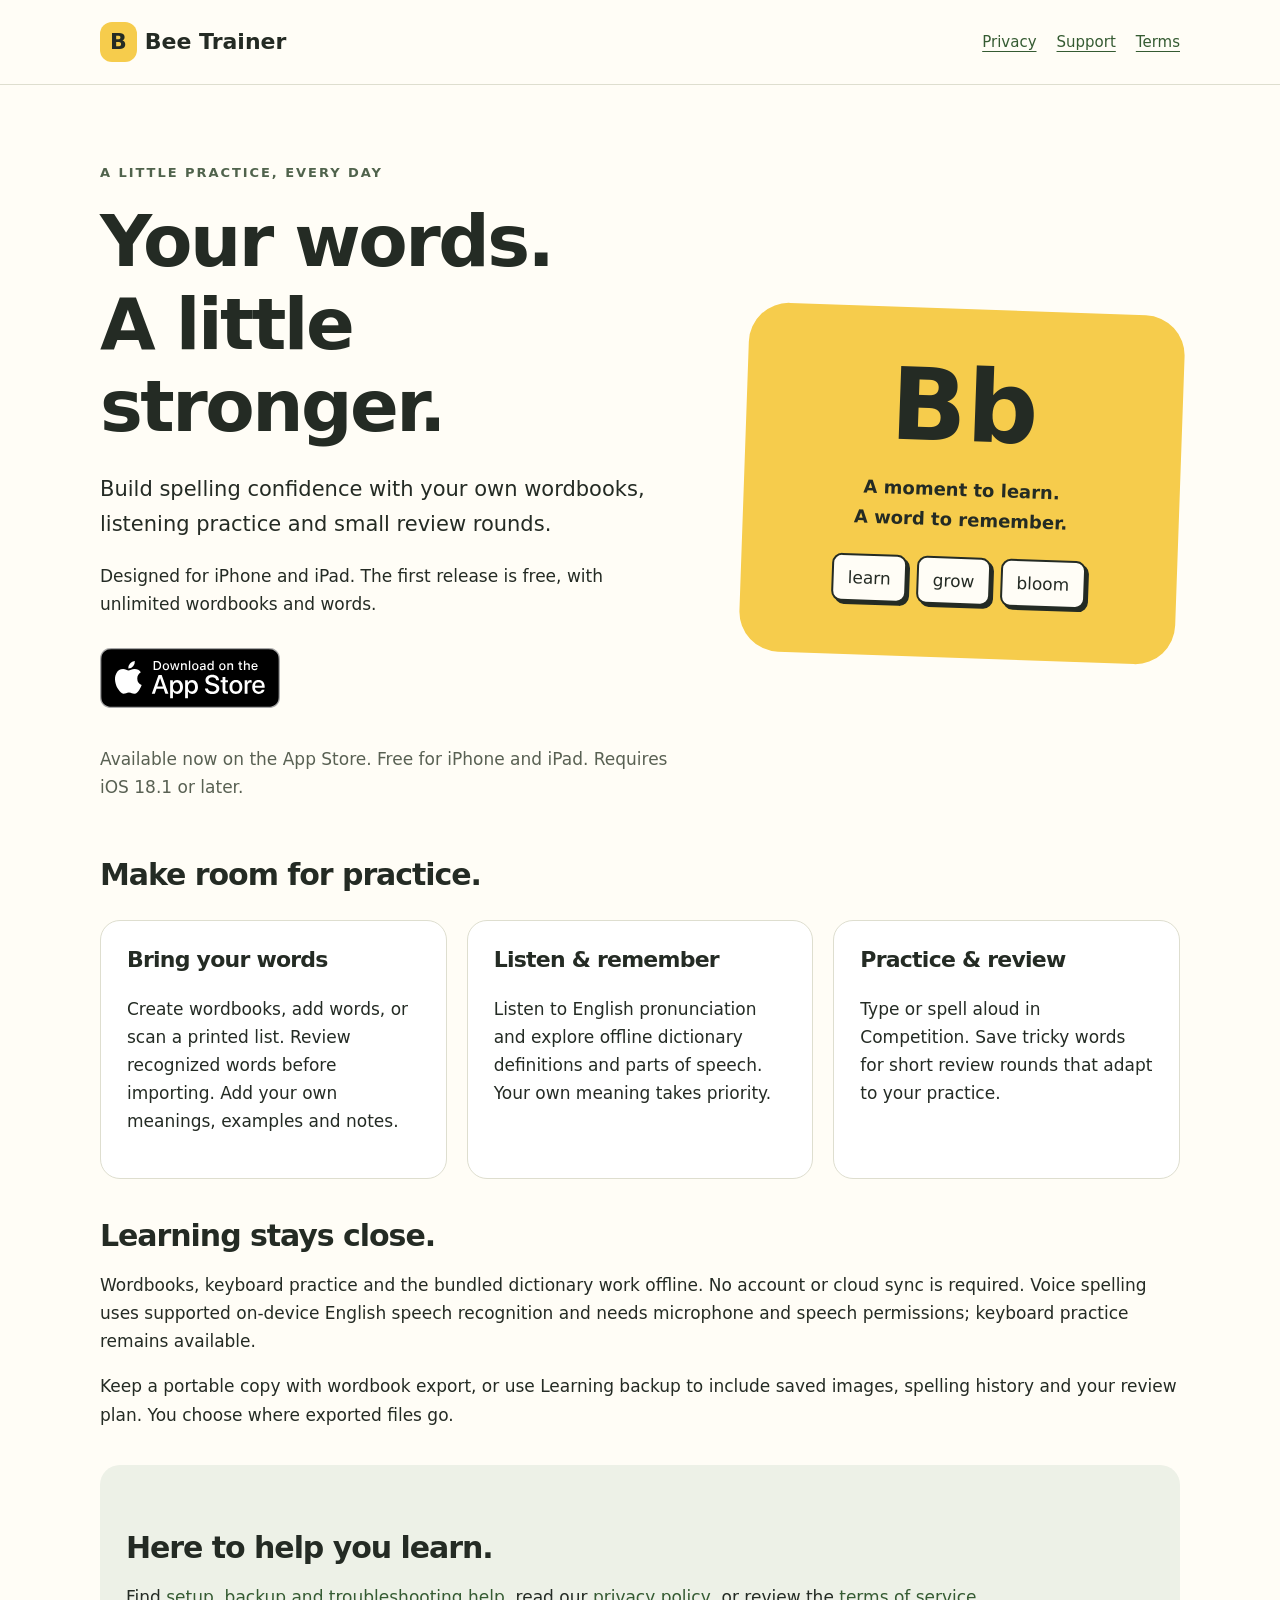
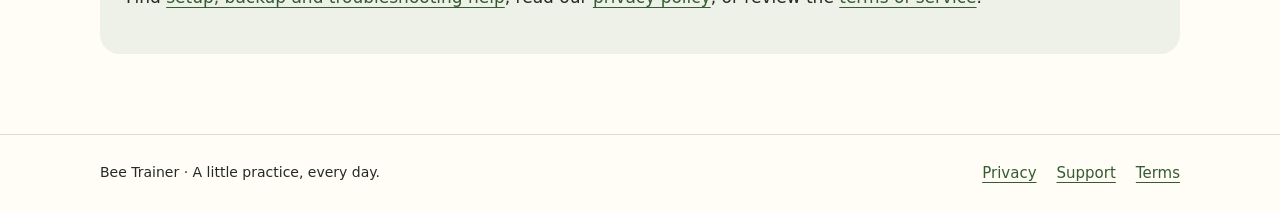
<file: index.html>
<!doctype html>
<html lang="en"><head><meta charset="utf-8"><meta name="viewport" content="width=device-width, initial-scale=1"><meta name="description" content="Meet Bee Trainer, an app for spelling practice and vocabulary memorization."><meta name="apple-itunes-app" content="app-id=6831486088"><meta name="theme-color" content="#f6cc4c"><title>Spelling practice, one word at a time | Bee Trainer</title><link rel="stylesheet" href="./assets/css/style.css"></head>
<body><a class="skip" href="#main">Skip to content</a><header><div class="wrap"><a class="brand" href="./"><span aria-hidden="true">B</span>Bee Trainer</a><nav aria-label="Main navigation"><a href="./privacy/">Privacy</a><a href="./support/">Support</a><a href="./terms/">Terms</a></nav></div></header><main id="main" class="wrap">
<section class="hero"><div><p class="eyebrow">A little practice, every day</p><h1>Your words.<br>A little stronger.</h1><p class="lead">Build spelling confidence with your own wordbooks, listening practice and small review rounds.</p><p>Designed for iPhone and iPad. The first release is free, with unlimited wordbooks and words.</p><p><a href="https://apps.apple.com/app/id6831486088" aria-label="Download Bee Trainer on the App Store" style="display:inline-block;padding:12px 0;line-height:0"><img src="./assets/images/app-store-badge.svg" alt="Download on the App Store" width="180" height="60" style="display:block;width:180px;height:auto"></a></p><p class="muted">Available now on the App Store. Free for iPhone and iPad. Requires iOS 18.1 or later.</p></div><div class="art" aria-hidden="true"><div class="letter">Bb</div><p>A moment to learn.<br>A word to remember.</p><span class="word">learn</span><span class="word">grow</span><span class="word">bloom</span></div></section>
<section aria-labelledby="practice"><h2 id="practice">Make room for practice.</h2><div class="grid"><article class="card"><h3>Bring your words</h3><p>Create wordbooks, add words, or scan a printed list. Review recognized words before importing. Add your own meanings, examples and notes.</p></article><article class="card"><h3>Listen &amp; remember</h3><p>Listen to English pronunciation and explore offline dictionary definitions and parts of speech. Your own meaning takes priority.</p></article><article class="card"><h3>Practice &amp; review</h3><p>Type or spell aloud in Competition. Save tricky words for short review rounds that adapt to your practice.</p></article></div></section>
<section aria-labelledby="local"><h2 id="local">Learning stays close.</h2><p>Wordbooks, keyboard practice and the bundled dictionary work offline. No account or cloud sync is required. Voice spelling uses supported on-device English speech recognition and needs microphone and speech permissions; keyboard practice remains available.</p><p>Keep a portable copy with wordbook export, or use Learning backup to include saved images, spelling history and your review plan. You choose where exported files go.</p></section>
<section class="contact"><h2>Here to help you learn.</h2><p>Find <a href="support/">setup, backup and troubleshooting help</a>, read our <a href="privacy/">privacy policy</a>, or review the <a href="terms/">terms of service</a>.</p></section>
</main><footer><div class="wrap"><span>Bee Trainer · A little practice, every day.</span><nav aria-label="Footer navigation"><a href="./privacy/">Privacy</a><a href="./support/">Support</a><a href="./terms/">Terms</a></nav></div></footer></body></html>
</file>
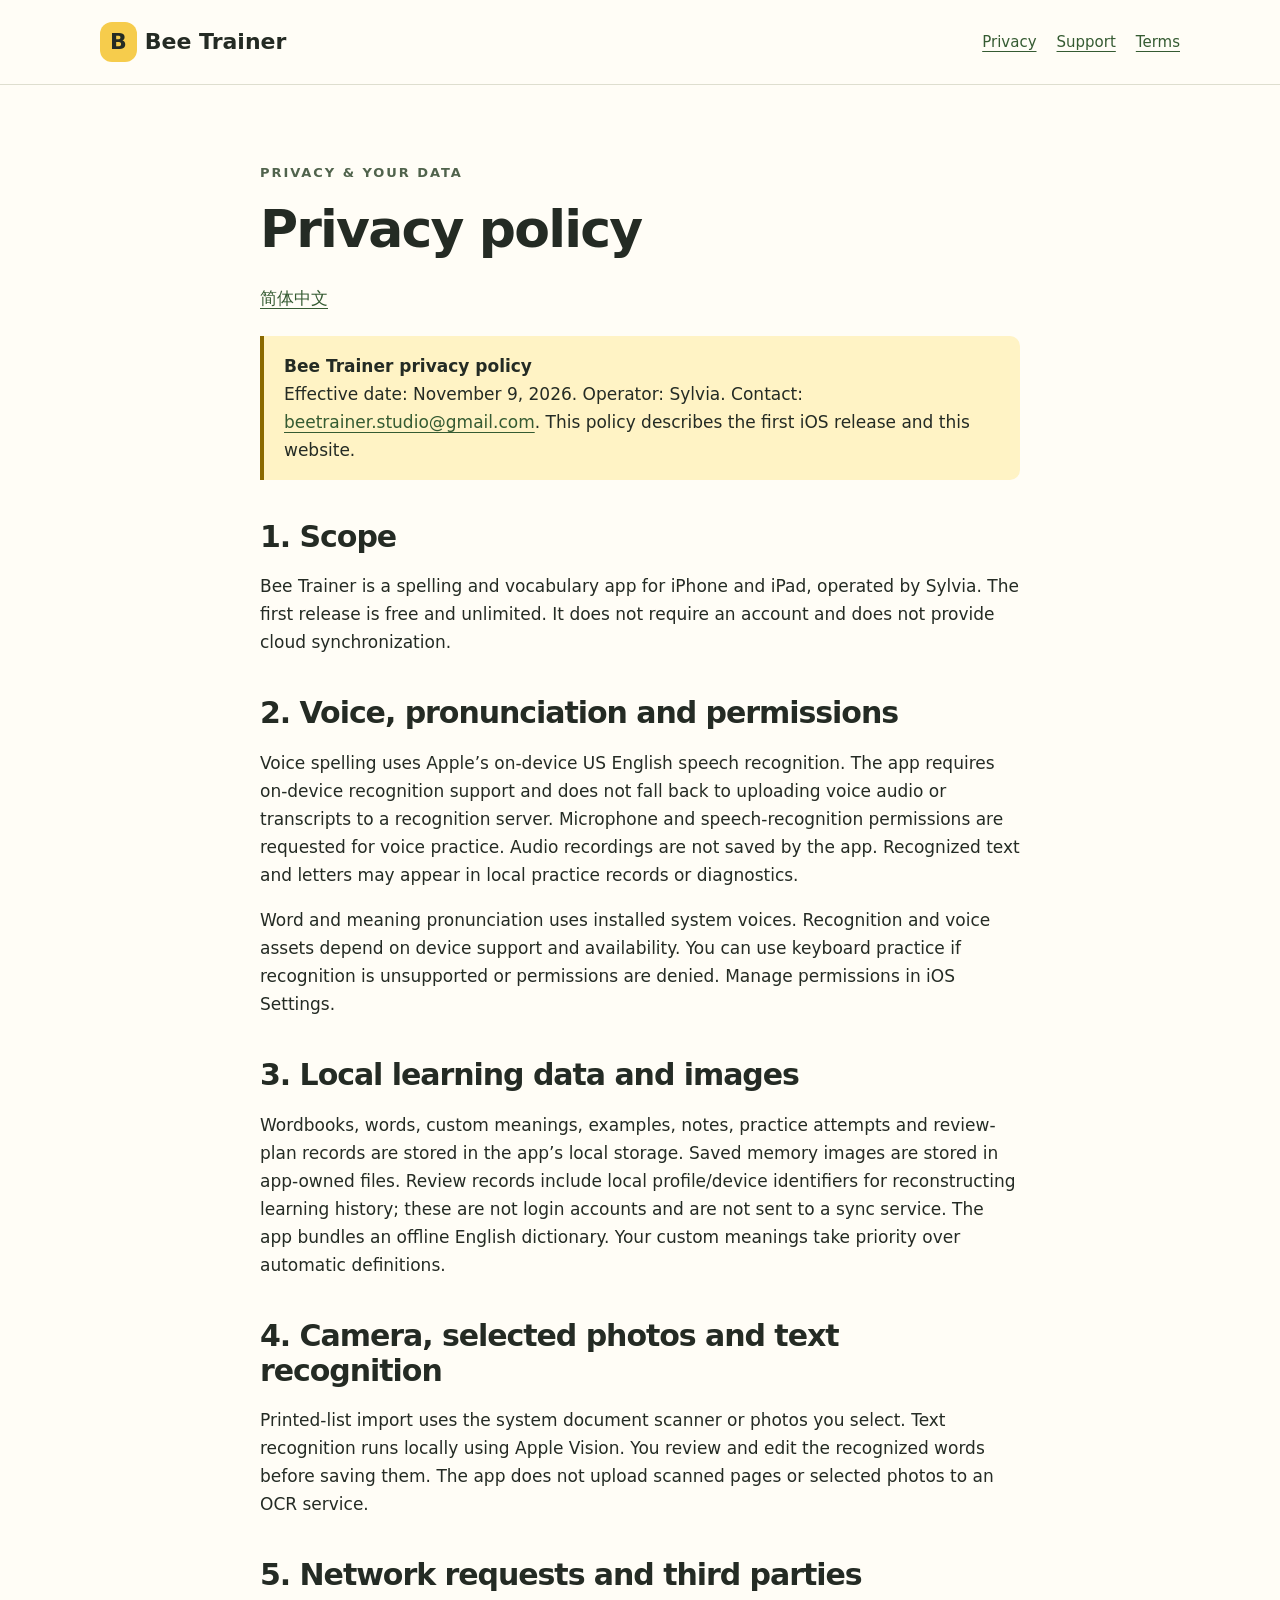
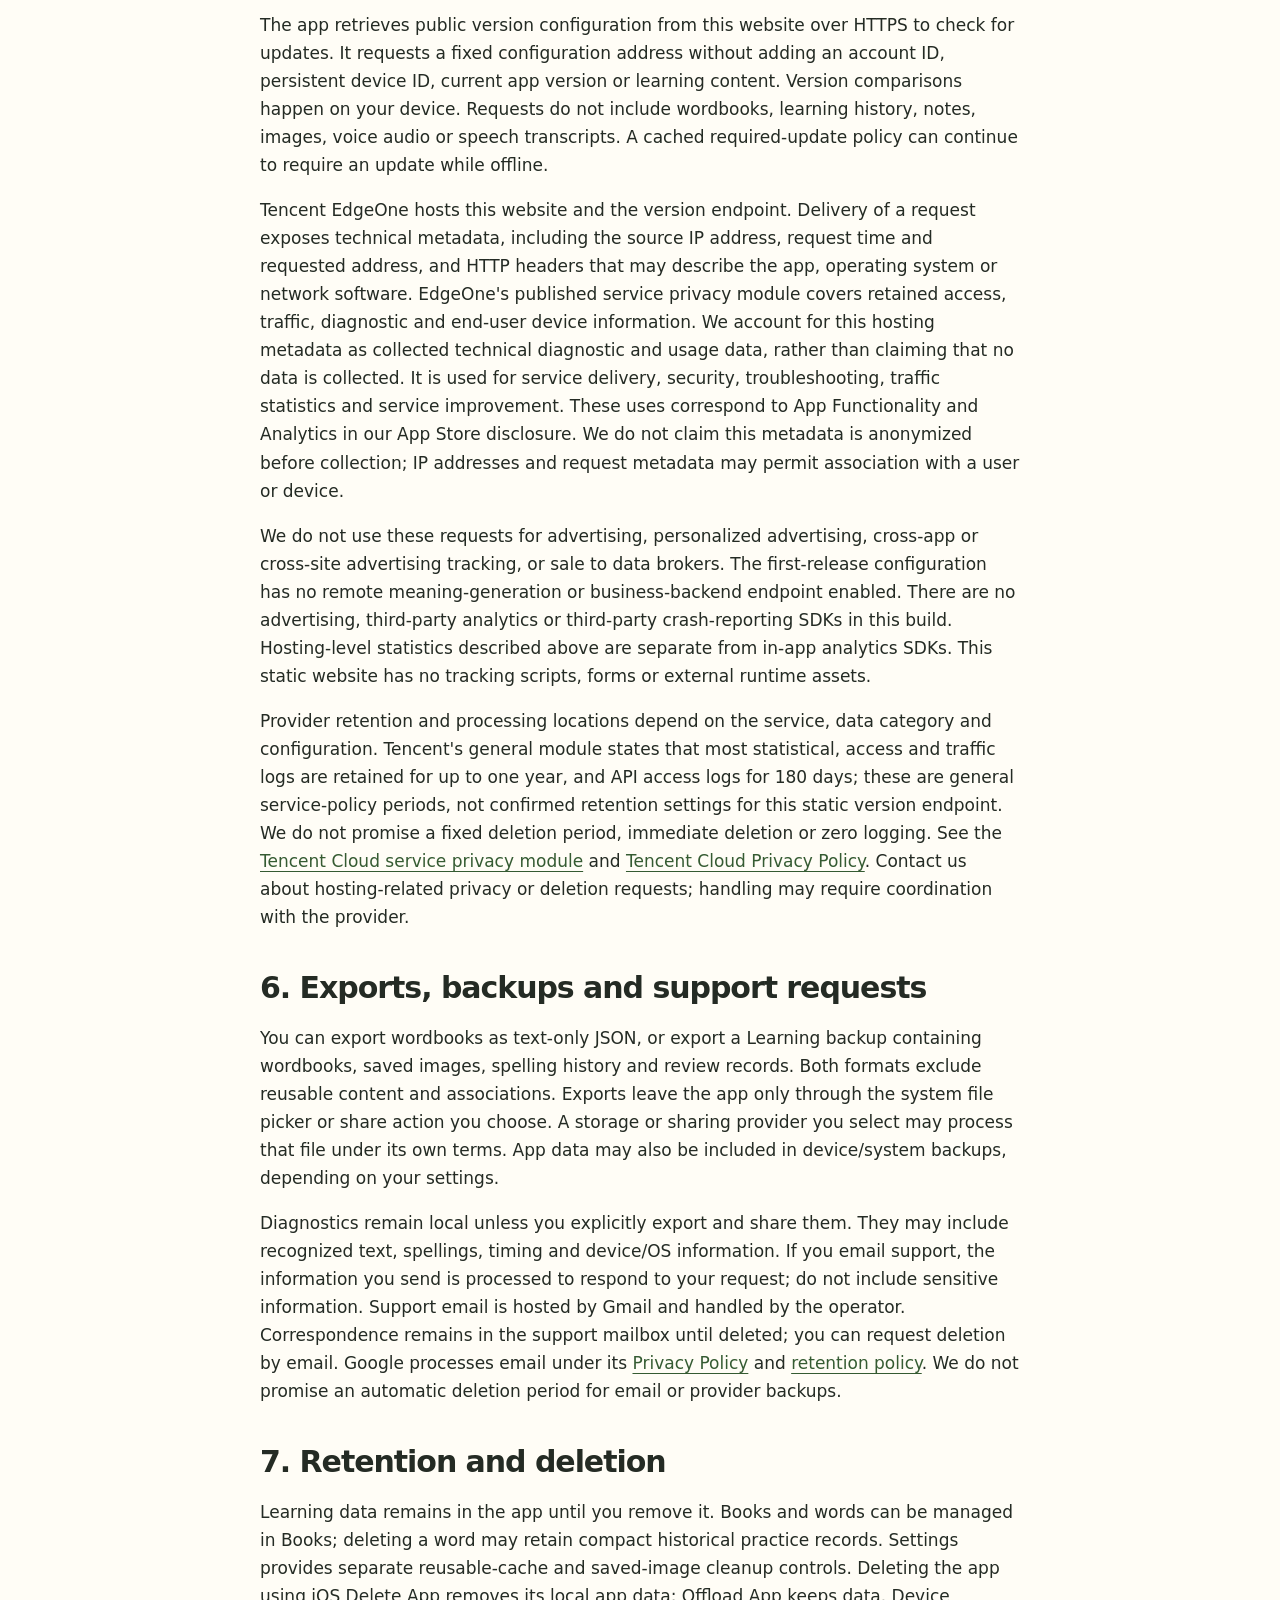
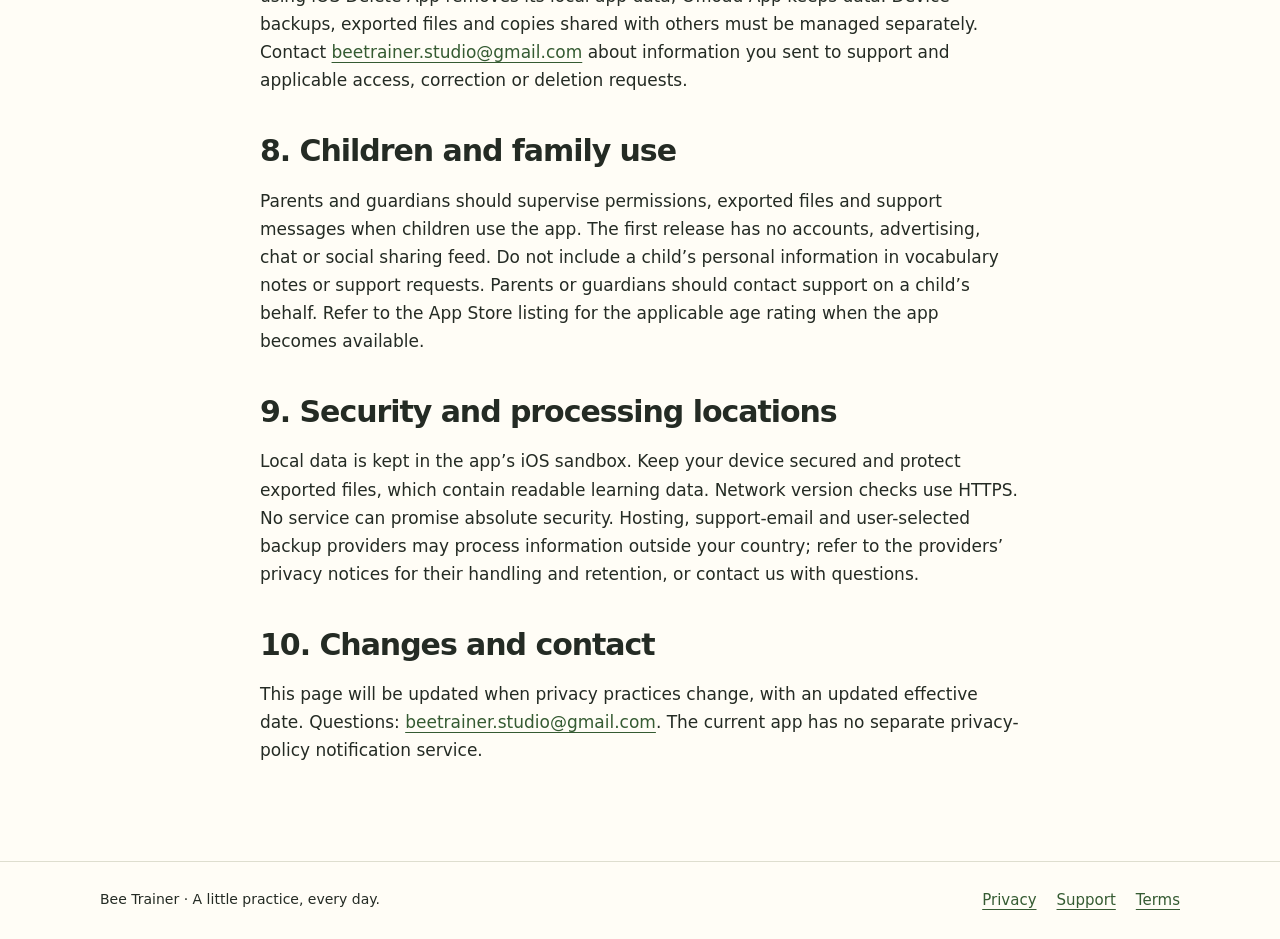
<file: privacy/index.html>
<!doctype html>
<html lang="en"><head><meta charset="utf-8"><meta name="viewport" content="width=device-width, initial-scale=1"><meta name="description" content="How Bee Trainer handles on-device speech, local learning data, selected photos, exports and version checks. Contact Sylvia for privacy questions."><meta name="theme-color" content="#f6cc4c"><title>Privacy policy | Bee Trainer</title><link rel="stylesheet" href="../assets/css/style.css"></head>
<body><a class="skip" href="#main">Skip to content</a><header><div class="wrap"><a class="brand" href="../"><span aria-hidden="true">B</span>Bee Trainer</a><nav aria-label="Main navigation"><a href="../privacy/">Privacy</a><a href="../support/">Support</a><a href="../terms/">Terms</a></nav></div></header><main id="main" class="wrap document">
<p class="eyebrow">Privacy &amp; your data</p><h1>Privacy policy</h1><p><a href="zh/" lang="zh-Hans">简体中文</a></p>
<div class="notice"><strong>Bee Trainer privacy policy</strong><br>Effective date: November 9, 2026. Operator: Sylvia. Contact: <a href="mailto:beetrainer.studio@gmail.com">beetrainer.studio@gmail.com</a>. This policy describes the first iOS release and this website.</div>
<h2>1. Scope</h2><p>Bee Trainer is a spelling and vocabulary app for iPhone and iPad, operated by Sylvia. The first release is free and unlimited. It does not require an account and does not provide cloud synchronization.</p>
<h2>2. Voice, pronunciation and permissions</h2><p>Voice spelling uses Apple’s on-device US English speech recognition. The app requires on-device recognition support and does not fall back to uploading voice audio or transcripts to a recognition server. Microphone and speech-recognition permissions are requested for voice practice. Audio recordings are not saved by the app. Recognized text and letters may appear in local practice records or diagnostics.</p><p>Word and meaning pronunciation uses installed system voices. Recognition and voice assets depend on device support and availability. You can use keyboard practice if recognition is unsupported or permissions are denied. Manage permissions in iOS Settings.</p>
<h2>3. Local learning data and images</h2><p>Wordbooks, words, custom meanings, examples, notes, practice attempts and review-plan records are stored in the app’s local storage. Saved memory images are stored in app-owned files. Review records include local profile/device identifiers for reconstructing learning history; these are not login accounts and are not sent to a sync service. The app bundles an offline English dictionary. Your custom meanings take priority over automatic definitions.</p>
<h2>4. Camera, selected photos and text recognition</h2><p>Printed-list import uses the system document scanner or photos you select. Text recognition runs locally using Apple Vision. You review and edit the recognized words before saving them. The app does not upload scanned pages or selected photos to an OCR service.</p>
<h2>5. Network requests and third parties</h2><p>The app retrieves public version configuration from this website over HTTPS to check for updates. It requests a fixed configuration address without adding an account ID, persistent device ID, current app version or learning content. Version comparisons happen on your device. Requests do not include wordbooks, learning history, notes, images, voice audio or speech transcripts. A cached required-update policy can continue to require an update while offline.</p><p>Tencent EdgeOne hosts this website and the version endpoint. Delivery of a request exposes technical metadata, including the source IP address, request time and requested address, and HTTP headers that may describe the app, operating system or network software. EdgeOne's published service privacy module covers retained access, traffic, diagnostic and end-user device information. We account for this hosting metadata as collected technical diagnostic and usage data, rather than claiming that no data is collected. It is used for service delivery, security, troubleshooting, traffic statistics and service improvement. These uses correspond to App Functionality and Analytics in our App Store disclosure. We do not claim this metadata is anonymized before collection; IP addresses and request metadata may permit association with a user or device.</p><p>We do not use these requests for advertising, personalized advertising, cross-app or cross-site advertising tracking, or sale to data brokers. The first-release configuration has no remote meaning-generation or business-backend endpoint enabled. There are no advertising, third-party analytics or third-party crash-reporting SDKs in this build. Hosting-level statistics described above are separate from in-app analytics SDKs. This static website has no tracking scripts, forms or external runtime assets.</p><p>Provider retention and processing locations depend on the service, data category and configuration. Tencent's general module states that most statistical, access and traffic logs are retained for up to one year, and API access logs for 180 days; these are general service-policy periods, not confirmed retention settings for this static version endpoint. We do not promise a fixed deletion period, immediate deletion or zero logging. See the <a href="https://www.tencentcloud.com/document/product/301/69461">Tencent Cloud service privacy module</a> and <a href="https://www.tencentcloud.com/document/product/301/17345">Tencent Cloud Privacy Policy</a>. Contact us about hosting-related privacy or deletion requests; handling may require coordination with the provider.</p>
<h2>6. Exports, backups and support requests</h2><p>You can export wordbooks as text-only JSON, or export a Learning backup containing wordbooks, saved images, spelling history and review records. Both formats exclude reusable content and associations. Exports leave the app only through the system file picker or share action you choose. A storage or sharing provider you select may process that file under its own terms. App data may also be included in device/system backups, depending on your settings.</p><p>Diagnostics remain local unless you explicitly export and share them. They may include recognized text, spellings, timing and device/OS information. If you email support, the information you send is processed to respond to your request; do not include sensitive information. Support email is hosted by Gmail and handled by the operator. Correspondence remains in the support mailbox until deleted; you can request deletion by email. Google processes email under its <a href="https://policies.google.com/privacy">Privacy Policy</a> and <a href="https://policies.google.com/technologies/retention">retention policy</a>. We do not promise an automatic deletion period for email or provider backups.</p>
<h2>7. Retention and deletion</h2><p>Learning data remains in the app until you remove it. Books and words can be managed in Books; deleting a word may retain compact historical practice records. Settings provides separate reusable-cache and saved-image cleanup controls. Deleting the app using iOS Delete App removes its local app data; Offload App keeps data. Device backups, exported files and copies shared with others must be managed separately. Contact <a href="mailto:beetrainer.studio@gmail.com">beetrainer.studio@gmail.com</a> about information you sent to support and applicable access, correction or deletion requests.</p>
<h2>8. Children and family use</h2><p>Parents and guardians should supervise permissions, exported files and support messages when children use the app. The first release has no accounts, advertising, chat or social sharing feed. Do not include a child’s personal information in vocabulary notes or support requests. Parents or guardians should contact support on a child’s behalf. Refer to the App Store listing for the applicable age rating when the app becomes available.</p>
<h2>9. Security and processing locations</h2><p>Local data is kept in the app’s iOS sandbox. Keep your device secured and protect exported files, which contain readable learning data. Network version checks use HTTPS. No service can promise absolute security. Hosting, support-email and user-selected backup providers may process information outside your country; refer to the providers’ privacy notices for their handling and retention, or contact us with questions.</p>
<h2>10. Changes and contact</h2><p>This page will be updated when privacy practices change, with an updated effective date. Questions: <a href="mailto:beetrainer.studio@gmail.com">beetrainer.studio@gmail.com</a>. The current app has no separate privacy-policy notification service.</p>
</main><footer><div class="wrap"><span>Bee Trainer · A little practice, every day.</span><nav aria-label="Footer navigation"><a href="../privacy/">Privacy</a><a href="../support/">Support</a><a href="../terms/">Terms</a></nav></div></footer></body></html>
</file>
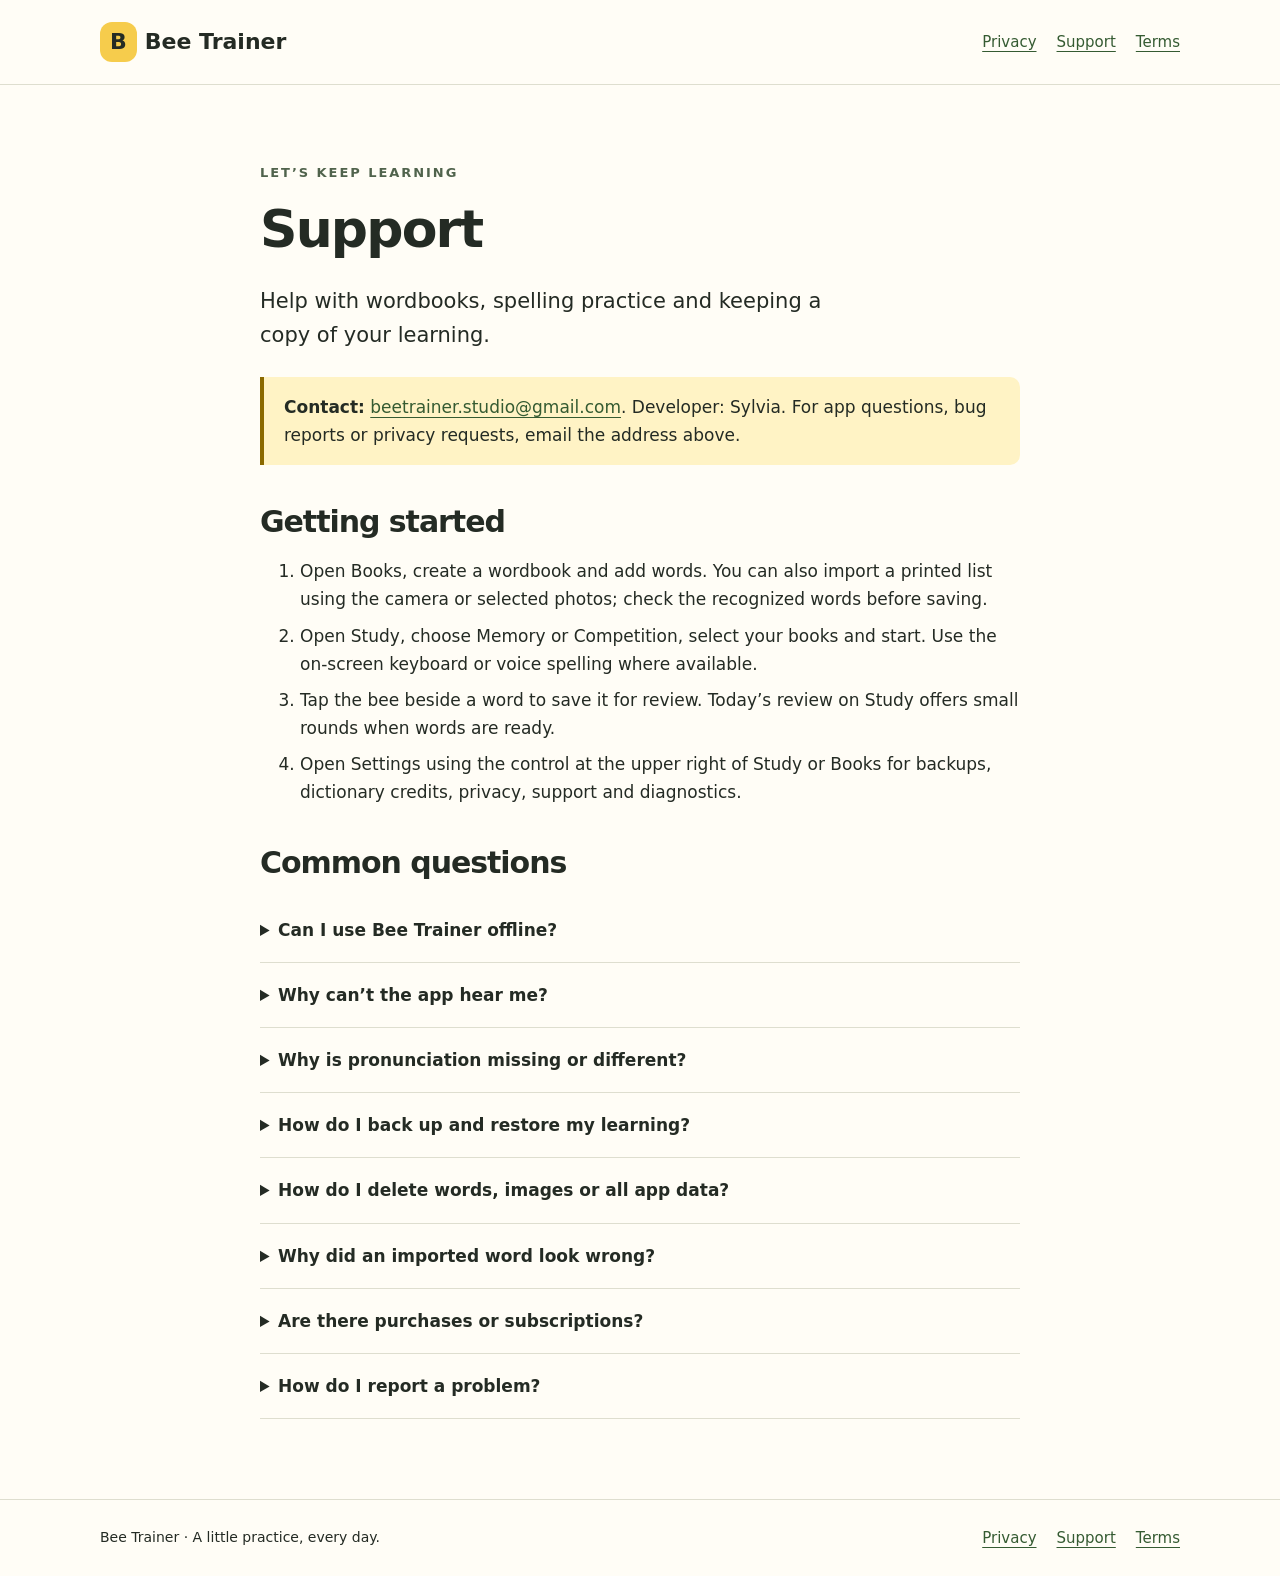
<file: support/index.html>
<!doctype html>
<html lang="en"><head><meta charset="utf-8"><meta name="viewport" content="width=device-width, initial-scale=1"><meta name="description" content="Help with Bee Trainer vocabulary practice, microphone permissions, and bug reports."><meta name="theme-color" content="#f6cc4c"><title>Support | Bee Trainer</title><link rel="stylesheet" href="../assets/css/style.css"></head>
<body><a class="skip" href="#main">Skip to content</a><header><div class="wrap"><a class="brand" href="../"><span aria-hidden="true">B</span>Bee Trainer</a><nav aria-label="Main navigation"><a href="../privacy/">Privacy</a><a href="../support/">Support</a><a href="../terms/">Terms</a></nav></div></header><main id="main" class="wrap document">
<p class="eyebrow">Let’s keep learning</p><h1>Support</h1><p class="lead">Help with wordbooks, spelling practice and keeping a copy of your learning.</p>
<div class="notice"><strong>Contact:</strong> <a href="mailto:beetrainer.studio@gmail.com">beetrainer.studio@gmail.com</a>. Developer: Sylvia. For app questions, bug reports or privacy requests, email the address above.</div>
<h2>Getting started</h2><ol><li>Open Books, create a wordbook and add words. You can also import a printed list using the camera or selected photos; check the recognized words before saving.</li><li>Open Study, choose Memory or Competition, select your books and start. Use the on-screen keyboard or voice spelling where available.</li><li>Tap the bee beside a word to save it for review. Today’s review on Study offers small rounds when words are ready.</li><li>Open Settings using the control at the upper right of Study or Books for backups, dictionary credits, privacy, support and diagnostics.</li></ol>
<h2>Common questions</h2>
<details><summary>Can I use Bee Trainer offline?</summary><p>Wordbooks, keyboard practice, local review scheduling and the bundled English dictionary work offline. Voice spelling also needs supported on-device English recognition and its required assets. Preparing these assets may require a connection through iOS. If recognition is unavailable, use the keyboard. The app periodically checks a public version configuration when connected. A previously downloaded required update remains required offline; an initial failed check without a valid cached policy does not block learning.</p></details>
<details><summary>Why can’t the app hear me?</summary><p>Allow Microphone and Speech Recognition for Bee Trainer in iOS Settings. Check that the microphone is not obstructed. Voice spelling requires supported on-device US English recognition; the app does not fall back to uploading audio for recognition. Use keyboard input if permissions are denied or recognition is unavailable.</p></details>
<details><summary>Why is pronunciation missing or different?</summary><p>Install an English voice in Settings → Accessibility → Read &amp; Speak (Spoken Content on older iOS) → Voices → English. Bee Trainer prefers the best installed US English voice. Available voices depend on your device and installed assets.</p></details>
<details><summary>How do I back up and restore my learning?</summary><p>In Settings, choose Export learning backup to include wordbooks, saved images, spelling history and the review plan. Import learning backup adds missing records while preserving existing content; reusable content and associations are excluded. Export wordbooks creates a smaller text-only file containing books, word order, custom meanings, context and notes; it excludes history and images. Keep exported files somewhere you can access later and import the corresponding backup type. These are manual backups, not automatic cloud sync.</p><p>Export before removing an older development installation: changing the app’s bundle identifier creates a separate data directory and does not transfer its contents automatically.</p></details>
<details><summary>How do I delete words, images or all app data?</summary><p>Manage words and wordbooks in Books. Removing a word does not erase every historical practice snapshot. Settings → Delete saved memory images removes saved images; Clear reusable content cache keeps private learning data. To remove the app’s local data, use Delete App in iOS Settings rather than Offload App. Export first if you want to retain your learning. Delete exported files and manage device or cloud backups separately; deleting the app cannot remove copies you previously shared.</p></details>
<details><summary>Why did an imported word look wrong?</summary><p>Printed-list recognition runs on the device and can misread valid-looking words. Crop the word-list region, inspect the source preview, and edit or deselect words before import. Automatic dictionary definitions are general WordNet definitions; you can enter a more suitable meaning yourself.</p></details>
<details><summary>Are there purchases or subscriptions?</summary><p>The first release is free and unlimited, with no purchase or subscription required. Future paid features, if introduced, will have their own pricing and purchase details.</p></details>
<details><summary>How do I report a problem?</summary><p>Email the support address above. Include your device model, iOS version, app version, steps to reproduce and what you expected. Do not send passwords, audio recordings or sensitive vocabulary. Diagnostics can be exported from Settings → Diagnostics when needed; inspect the file before sharing because it can contain recognized text, target spellings and practice details.</p></details>
</main><footer><div class="wrap"><span>Bee Trainer · A little practice, every day.</span><nav aria-label="Footer navigation"><a href="../privacy/">Privacy</a><a href="../support/">Support</a><a href="../terms/">Terms</a></nav></div></footer></body></html>
</file>
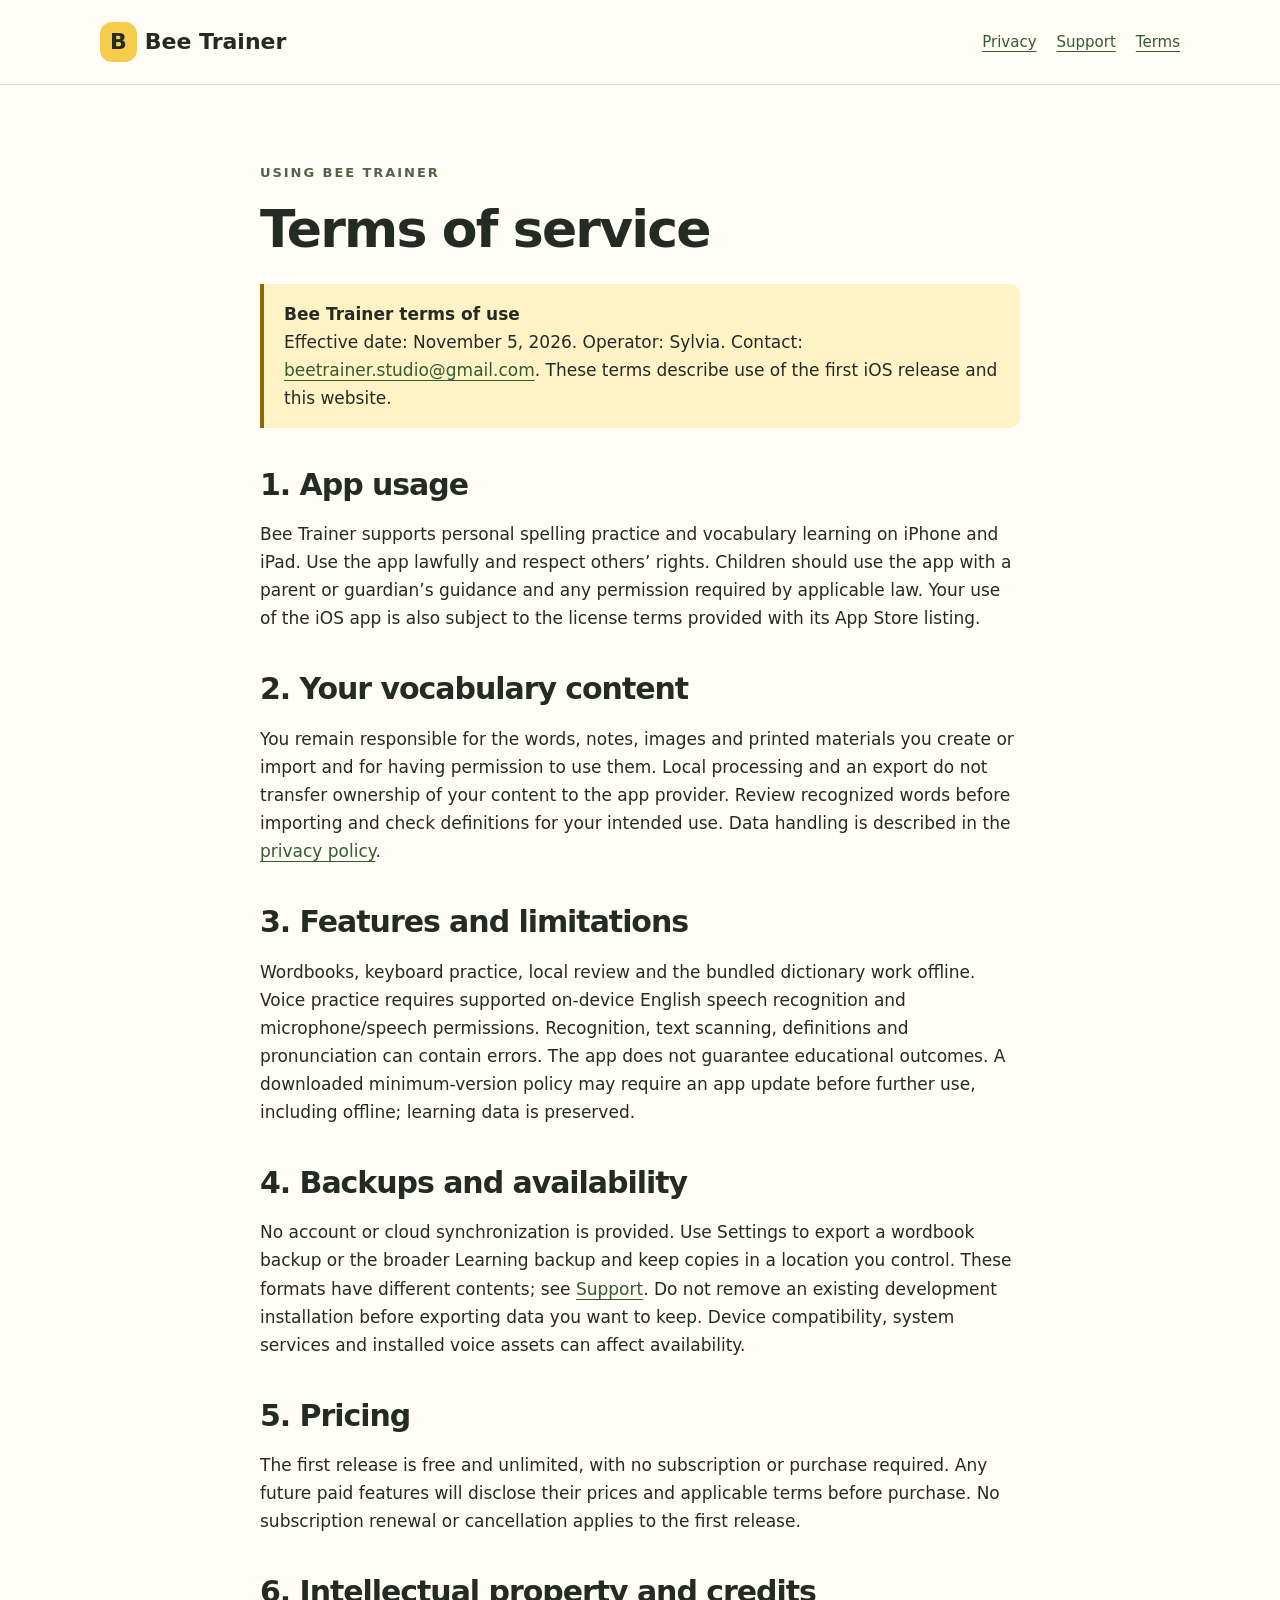
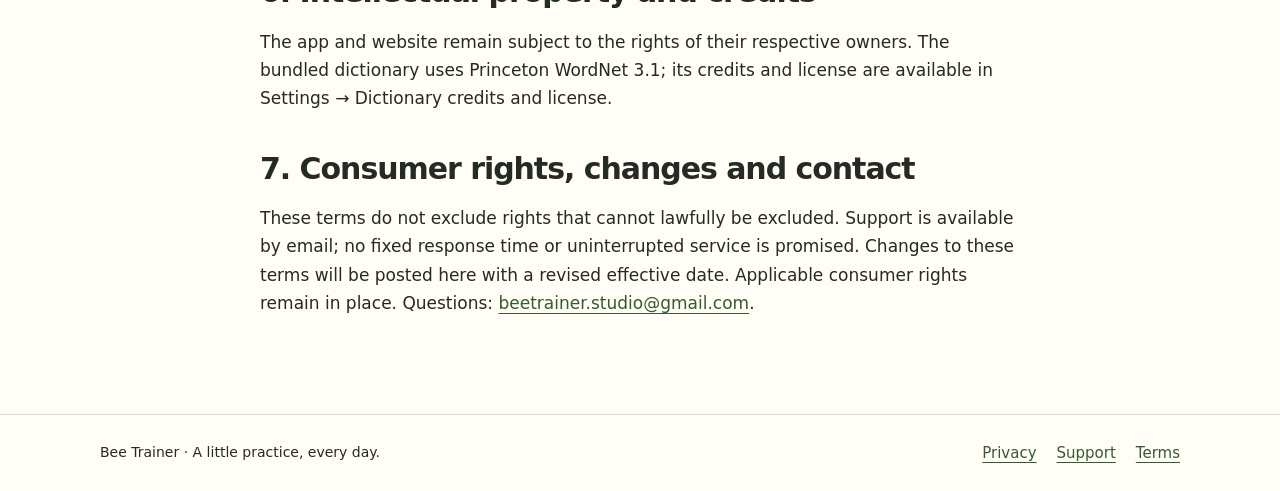
<file: terms/index.html>
<!doctype html>
<html lang="en"><head><meta charset="utf-8"><meta name="viewport" content="width=device-width, initial-scale=1"><meta name="description" content="Bee Trainer usage terms covering local learning, backups, recognition limitations and the free first release."><meta name="theme-color" content="#f6cc4c"><title>Terms of service | Bee Trainer</title><link rel="stylesheet" href="../assets/css/style.css"></head>
<body><a class="skip" href="#main">Skip to content</a><header><div class="wrap"><a class="brand" href="../"><span aria-hidden="true">B</span>Bee Trainer</a><nav aria-label="Main navigation"><a href="../privacy/">Privacy</a><a href="../support/">Support</a><a href="../terms/">Terms</a></nav></div></header><main id="main" class="wrap document">
<p class="eyebrow">Using Bee Trainer</p><h1>Terms of service</h1>
<div class="notice"><strong>Bee Trainer terms of use</strong><br>Effective date: November 5, 2026. Operator: Sylvia. Contact: <a href="mailto:beetrainer.studio@gmail.com">beetrainer.studio@gmail.com</a>. These terms describe use of the first iOS release and this website.</div>
<h2>1. App usage</h2><p>Bee Trainer supports personal spelling practice and vocabulary learning on iPhone and iPad. Use the app lawfully and respect others’ rights. Children should use the app with a parent or guardian’s guidance and any permission required by applicable law. Your use of the iOS app is also subject to the license terms provided with its App Store listing.</p>
<h2>2. Your vocabulary content</h2><p>You remain responsible for the words, notes, images and printed materials you create or import and for having permission to use them. Local processing and an export do not transfer ownership of your content to the app provider. Review recognized words before importing and check definitions for your intended use. Data handling is described in the <a href="../privacy/">privacy policy</a>.</p>
<h2>3. Features and limitations</h2><p>Wordbooks, keyboard practice, local review and the bundled dictionary work offline. Voice practice requires supported on-device English speech recognition and microphone/speech permissions. Recognition, text scanning, definitions and pronunciation can contain errors. The app does not guarantee educational outcomes. A downloaded minimum-version policy may require an app update before further use, including offline; learning data is preserved.</p>
<h2>4. Backups and availability</h2><p>No account or cloud synchronization is provided. Use Settings to export a wordbook backup or the broader Learning backup and keep copies in a location you control. These formats have different contents; see <a href="../support/">Support</a>. Do not remove an existing development installation before exporting data you want to keep. Device compatibility, system services and installed voice assets can affect availability.</p>
<h2>5. Pricing</h2><p>The first release is free and unlimited, with no subscription or purchase required. Any future paid features will disclose their prices and applicable terms before purchase. No subscription renewal or cancellation applies to the first release.</p>
<h2>6. Intellectual property and credits</h2><p>The app and website remain subject to the rights of their respective owners. The bundled dictionary uses Princeton WordNet 3.1; its credits and license are available in Settings → Dictionary credits and license.</p>
<h2>7. Consumer rights, changes and contact</h2><p>These terms do not exclude rights that cannot lawfully be excluded. Support is available by email; no fixed response time or uninterrupted service is promised. Changes to these terms will be posted here with a revised effective date. Applicable consumer rights remain in place. Questions: <a href="mailto:beetrainer.studio@gmail.com">beetrainer.studio@gmail.com</a>.</p>
</main><footer><div class="wrap"><span>Bee Trainer · A little practice, every day.</span><nav aria-label="Footer navigation"><a href="../privacy/">Privacy</a><a href="../support/">Support</a><a href="../terms/">Terms</a></nav></div></footer></body></html>
</file>
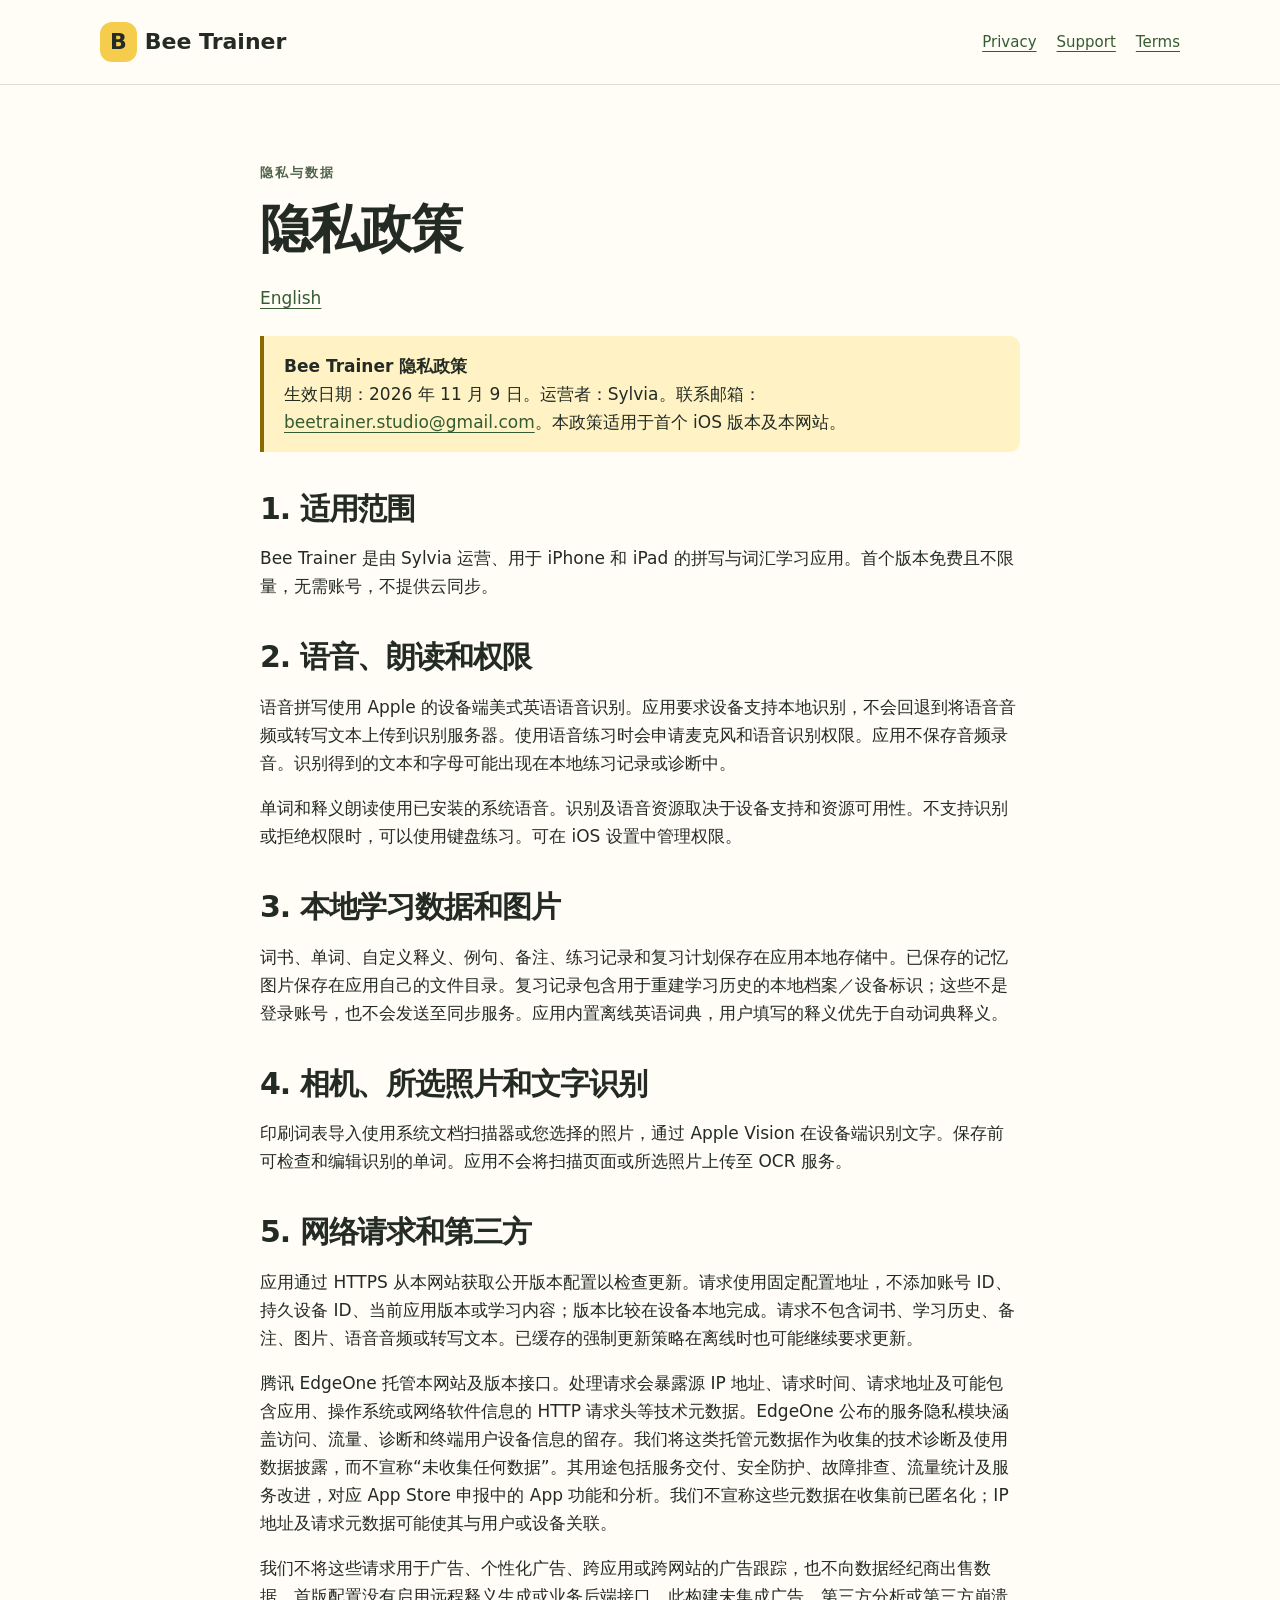
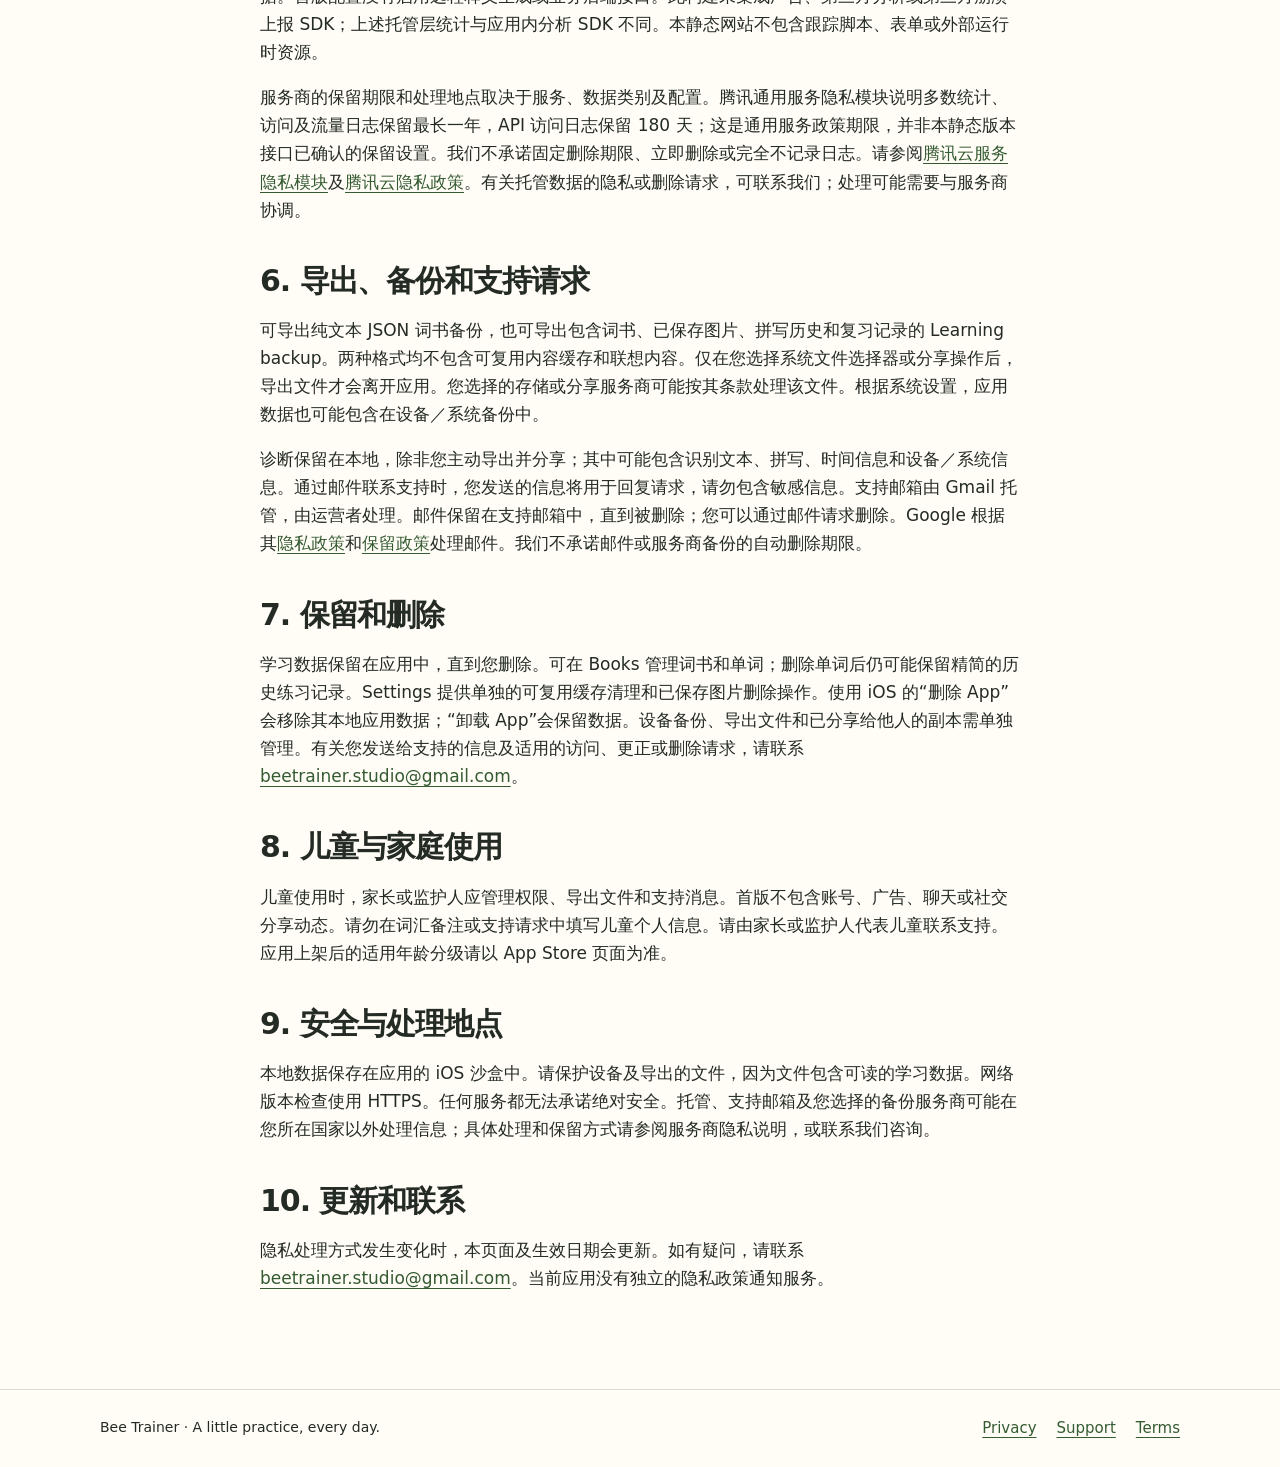
<file: privacy/zh/index.html>
<!doctype html>
<html lang="zh-Hans"><head><meta charset="utf-8"><meta name="viewport" content="width=device-width, initial-scale=1"><meta name="description" content="Bee Trainer 设备端语音、本地学习数据、所选照片、导出和版本检查说明；可联系 Sylvia 咨询隐私问题。"><meta name="theme-color" content="#f6cc4c"><title>隐私政策 | Bee Trainer</title><link rel="stylesheet" href="../../assets/css/style.css"></head>
<body><a class="skip" href="#main">跳到主要内容</a><header><div class="wrap"><a class="brand" href="../../"><span aria-hidden="true">B</span>Bee Trainer</a><nav aria-label="Main navigation"><a href="../../privacy/">Privacy</a><a href="../../support/">Support</a><a href="../../terms/">Terms</a></nav></div></header><main id="main" class="wrap document">
<p class="eyebrow">隐私与数据</p><h1>隐私政策</h1><p><a href="../" lang="en">English</a></p>
<div class="notice"><strong>Bee Trainer 隐私政策</strong><br>生效日期：2026 年 11 月 9 日。运营者：Sylvia。联系邮箱：<a href="mailto:beetrainer.studio@gmail.com">beetrainer.studio@gmail.com</a>。本政策适用于首个 iOS 版本及本网站。</div>
<h2>1. 适用范围</h2><p>Bee Trainer 是由 Sylvia 运营、用于 iPhone 和 iPad 的拼写与词汇学习应用。首个版本免费且不限量，无需账号，不提供云同步。</p>
<h2>2. 语音、朗读和权限</h2><p>语音拼写使用 Apple 的设备端美式英语语音识别。应用要求设备支持本地识别，不会回退到将语音音频或转写文本上传到识别服务器。使用语音练习时会申请麦克风和语音识别权限。应用不保存音频录音。识别得到的文本和字母可能出现在本地练习记录或诊断中。</p><p>单词和释义朗读使用已安装的系统语音。识别及语音资源取决于设备支持和资源可用性。不支持识别或拒绝权限时，可以使用键盘练习。可在 iOS 设置中管理权限。</p>
<h2>3. 本地学习数据和图片</h2><p>词书、单词、自定义释义、例句、备注、练习记录和复习计划保存在应用本地存储中。已保存的记忆图片保存在应用自己的文件目录。复习记录包含用于重建学习历史的本地档案／设备标识；这些不是登录账号，也不会发送至同步服务。应用内置离线英语词典，用户填写的释义优先于自动词典释义。</p>
<h2>4. 相机、所选照片和文字识别</h2><p>印刷词表导入使用系统文档扫描器或您选择的照片，通过 Apple Vision 在设备端识别文字。保存前可检查和编辑识别的单词。应用不会将扫描页面或所选照片上传至 OCR 服务。</p>
<h2>5. 网络请求和第三方</h2><p>应用通过 HTTPS 从本网站获取公开版本配置以检查更新。请求使用固定配置地址，不添加账号 ID、持久设备 ID、当前应用版本或学习内容；版本比较在设备本地完成。请求不包含词书、学习历史、备注、图片、语音音频或转写文本。已缓存的强制更新策略在离线时也可能继续要求更新。</p><p>腾讯 EdgeOne 托管本网站及版本接口。处理请求会暴露源 IP 地址、请求时间、请求地址及可能包含应用、操作系统或网络软件信息的 HTTP 请求头等技术元数据。EdgeOne 公布的服务隐私模块涵盖访问、流量、诊断和终端用户设备信息的留存。我们将这类托管元数据作为收集的技术诊断及使用数据披露，而不宣称“未收集任何数据”。其用途包括服务交付、安全防护、故障排查、流量统计及服务改进，对应 App Store 申报中的 App 功能和分析。我们不宣称这些元数据在收集前已匿名化；IP 地址及请求元数据可能使其与用户或设备关联。</p><p>我们不将这些请求用于广告、个性化广告、跨应用或跨网站的广告跟踪，也不向数据经纪商出售数据。首版配置没有启用远程释义生成或业务后端接口。此构建未集成广告、第三方分析或第三方崩溃上报 SDK；上述托管层统计与应用内分析 SDK 不同。本静态网站不包含跟踪脚本、表单或外部运行时资源。</p><p>服务商的保留期限和处理地点取决于服务、数据类别及配置。腾讯通用服务隐私模块说明多数统计、访问及流量日志保留最长一年，API 访问日志保留 180 天；这是通用服务政策期限，并非本静态版本接口已确认的保留设置。我们不承诺固定删除期限、立即删除或完全不记录日志。请参阅<a href="https://www.tencentcloud.com/document/product/301/69461">腾讯云服务隐私模块</a>及<a href="https://www.tencentcloud.com/document/product/301/17345">腾讯云隐私政策</a>。有关托管数据的隐私或删除请求，可联系我们；处理可能需要与服务商协调。</p>
<h2>6. 导出、备份和支持请求</h2><p>可导出纯文本 JSON 词书备份，也可导出包含词书、已保存图片、拼写历史和复习记录的 Learning backup。两种格式均不包含可复用内容缓存和联想内容。仅在您选择系统文件选择器或分享操作后，导出文件才会离开应用。您选择的存储或分享服务商可能按其条款处理该文件。根据系统设置，应用数据也可能包含在设备／系统备份中。</p><p>诊断保留在本地，除非您主动导出并分享；其中可能包含识别文本、拼写、时间信息和设备／系统信息。通过邮件联系支持时，您发送的信息将用于回复请求，请勿包含敏感信息。支持邮箱由 Gmail 托管，由运营者处理。邮件保留在支持邮箱中，直到被删除；您可以通过邮件请求删除。Google 根据其<a href="https://policies.google.com/privacy">隐私政策</a>和<a href="https://policies.google.com/technologies/retention">保留政策</a>处理邮件。我们不承诺邮件或服务商备份的自动删除期限。</p>
<h2>7. 保留和删除</h2><p>学习数据保留在应用中，直到您删除。可在 Books 管理词书和单词；删除单词后仍可能保留精简的历史练习记录。Settings 提供单独的可复用缓存清理和已保存图片删除操作。使用 iOS 的“删除 App”会移除其本地应用数据；“卸载 App”会保留数据。设备备份、导出文件和已分享给他人的副本需单独管理。有关您发送给支持的信息及适用的访问、更正或删除请求，请联系<a href="mailto:beetrainer.studio@gmail.com">beetrainer.studio@gmail.com</a>。</p>
<h2>8. 儿童与家庭使用</h2><p>儿童使用时，家长或监护人应管理权限、导出文件和支持消息。首版不包含账号、广告、聊天或社交分享动态。请勿在词汇备注或支持请求中填写儿童个人信息。请由家长或监护人代表儿童联系支持。应用上架后的适用年龄分级请以 App Store 页面为准。</p>
<h2>9. 安全与处理地点</h2><p>本地数据保存在应用的 iOS 沙盒中。请保护设备及导出的文件，因为文件包含可读的学习数据。网络版本检查使用 HTTPS。任何服务都无法承诺绝对安全。托管、支持邮箱及您选择的备份服务商可能在您所在国家以外处理信息；具体处理和保留方式请参阅服务商隐私说明，或联系我们咨询。</p>
<h2>10. 更新和联系</h2><p>隐私处理方式发生变化时，本页面及生效日期会更新。如有疑问，请联系<a href="mailto:beetrainer.studio@gmail.com">beetrainer.studio@gmail.com</a>。当前应用没有独立的隐私政策通知服务。</p>
</main><footer><div class="wrap"><span>Bee Trainer · A little practice, every day.</span><nav aria-label="Footer navigation"><a href="../../privacy/">Privacy</a><a href="../../support/">Support</a><a href="../../terms/">Terms</a></nav></div></footer></body></html>
</file>
<file: assets/css/style.css>
*{box-sizing:border-box}html{color-scheme:light;scroll-behavior:smooth}body{margin:0;background:#fffdf6;color:#242b24;font:17px/1.65 system-ui,-apple-system,BlinkMacSystemFont,"Segoe UI",sans-serif}a{color:#355b32;text-underline-offset:4px}a:hover{color:#172c16}a:focus-visible,summary:focus-visible{outline:3px solid #765900;outline-offset:5px}.wrap{width:min(1080px,calc(100% - 40px));margin:auto}.skip{position:absolute;left:12px;top:-100px;background:white;padding:12px;z-index:10}.skip:focus{top:12px}header{border-bottom:1px solid #dedecf}header .wrap{display:flex;align-items:center;justify-content:space-between;gap:20px;padding:22px 0}.brand{font-size:22px;font-weight:800;text-decoration:none;color:#242b24}.brand span{display:inline-block;background:#f6cc4c;border-radius:12px;padding:2px 10px;margin-right:8px}nav{display:flex;flex-wrap:wrap;gap:20px}nav a{font-size:15px}main{padding:64px 0 80px}h1,h2,h3{line-height:1.15;letter-spacing:-.035em}h1{font-size:clamp(38px,6vw,72px);margin:16px 0 24px}h2{font-size:30px;margin:40px 0 18px}h3{font-size:22px}.eyebrow{font-size:13px;letter-spacing:.15em;text-transform:uppercase;font-weight:750;color:#50634c}.hero{display:grid;grid-template-columns:1.35fr 1fr;align-items:center;gap:56px}.lead{font-size:21px;max-width:600px}.badge{display:inline-block;border:1px solid #aaa17a;border-radius:999px;padding:8px 16px;font-size:14px;background:#fff6cc}.art{background:#f6cc4c;border-radius:40px;padding:48px 24px;text-align:center;transform:rotate(2deg)}.art .letter{font-size:100px;line-height:1;font-weight:850}.art p{font-size:18px;font-weight:650}.word{display:inline-block;background:#fffdf6;border:2px solid #242b24;border-radius:10px;padding:8px 14px;margin:5px;box-shadow:3px 3px 0 #242b24}.grid{display:grid;grid-template-columns:repeat(3,1fr);gap:20px;margin-top:28px}.card{background:#fff;border:1px solid #dedecf;border-radius:20px;padding:26px}.card h3{margin-top:0}.notice{background:#fff3c5;border-left:4px solid #8a6900;padding:16px 20px;margin:24px 0;border-radius:0 10px 10px 0}.document{max-width:760px}.document h1{font-size:clamp(36px,5vw,52px)}.document li{margin:8px 0}.muted{color:#596153}.contact{background:#edf1e7;border-radius:20px;padding:26px;margin-top:36px}code{font-size:.9em;overflow-wrap:anywhere}details{border-bottom:1px solid #dedecf;padding:18px 0}summary{cursor:pointer;font-weight:650}footer{border-top:1px solid #dedecf;padding:26px 0;font-size:14px}footer .wrap{display:flex;justify-content:space-between;gap:20px;flex-wrap:wrap}@media(max-width:700px){header .wrap{align-items:flex-start;flex-direction:column;gap:12px}nav{gap:16px}main{padding-top:36px}.hero{grid-template-columns:1fr;gap:28px}.art{padding:28px;transform:none}.art .letter{font-size:70px}.grid{grid-template-columns:1fr}.lead{font-size:19px}.wrap{width:calc(100% - 32px)}}@media(prefers-reduced-motion:reduce){html{scroll-behavior:auto}}
</file>
